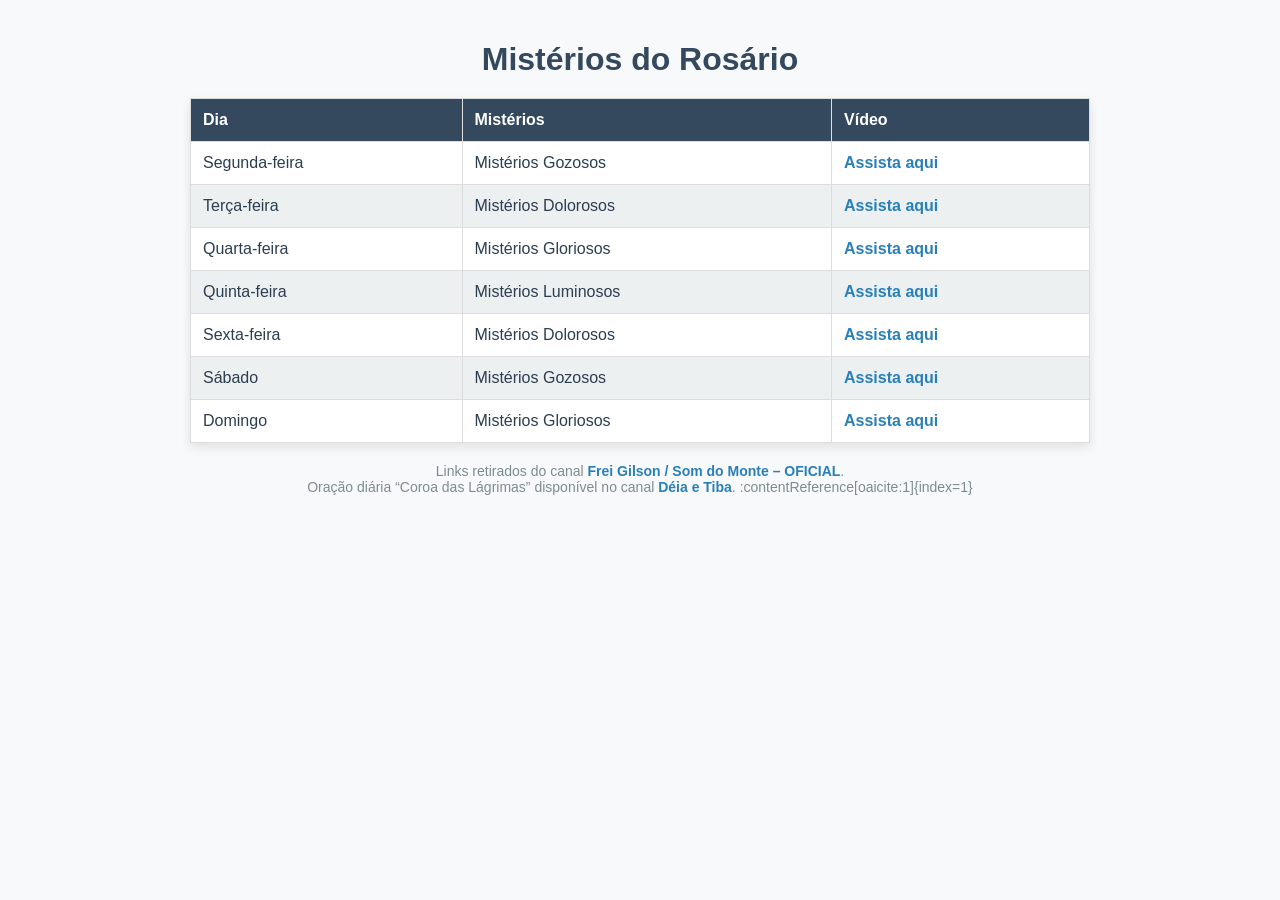
<file: index.htm>
<!DOCTYPE html>
<html lang="pt-BR">
<head>
  <meta charset="UTF-8">
  <meta name="viewport" content="width=device-width, initial-scale=1.0">
  <meta name="description" content="Tabela dos Mistérios do Rosário com links dos vídeos do Frei Gilson no YouTube e Oração diária da Coroa das Lágrimas no canal Déia e Tiba.">
  <title>Mistérios do Rosário – Frei Gilson</title>
  <link rel="icon" href="https://upload.wikimedia.org/wikipedia/commons/thumb/d/d4/Rosary_icon.svg/32px-Rosary_icon.svg.png" type="image/png">
  <style>
    body {
      font-family: Arial, sans-serif;
      background: #f8f9fa;
      margin: 0;
      padding: 20px;
      color: #2c3e50;
    }
    h1 {
      text-align: center;
      color: #34495e;
      margin-bottom: 20px;
    }
    table {
      width: 100%;
      max-width: 900px;
      margin: auto;
      border-collapse: collapse;
      font-size: 16px;
      box-shadow: 0 4px 10px rgba(0,0,0,0.1);
      background: #fff;
    }
    th, td {
      padding: 12px;
      border: 1px solid #ddd;
      text-align: left;
    }
    thead {
      background-color: #34495e;
      color: #ffffff;
    }
    tr:nth-child(even) {
      background-color: #ecf0f1;
    }
    a {
      color: #2980b9;
      text-decoration: none;
      font-weight: bold;
    }
    a:hover {
      text-decoration: underline;
    }
    footer {
      text-align: center;
      margin-top: 20px;
      font-size: 14px;
      color: #7f8c8d;
    }
  </style>
</head>
<body>
  <h1>Mistérios do Rosário</h1>
  <table>
    <thead>
      <tr>
        <th>Dia</th>
        <th>Mistérios</th>
        <th>Vídeo</th>
      </tr>
    </thead>
    <tbody>
      <tr>
        <td>Segunda-feira</td>
        <td>Mistérios Gozosos</td>
        <td><a href="https://www.youtube.com/watch?v=bv5kK2VTX0k" target="_blank" rel="noopener">Assista aqui</a></td>
      </tr>
      <tr>
        <td>Terça-feira</td>
        <td>Mistérios Dolorosos</td>
        <td><a href="https://www.youtube.com/watch?v=0_jGY4bB0lw" target="_blank" rel="noopener">Assista aqui</a></td>
      </tr>
      <tr>
        <td>Quarta-feira</td>
        <td>Mistérios Gloriosos</td>
        <td><a href="https://www.youtube.com/watch?v=0_jGY4bB0lw" target="_blank" rel="noopener">Assista aqui</a></td>
      </tr>
      <tr>
        <td>Quinta-feira</td>
        <td>Mistérios Luminosos</td>
        <td><a href="https://www.youtube.com/watch?v=lO0uMSJa8g0" target="_blank" rel="noopener">Assista aqui</a></td>
      </tr>
      <tr>
        <td>Sexta-feira</td>
        <td>Mistérios Dolorosos</td>
        <td><a href="https://www.youtube.com/watch?v=0_jGY4bB0lw" target="_blank" rel="noopener">Assista aqui</a></td>
      </tr>
      <tr>
        <td>Sábado</td>
        <td>Mistérios Gozosos</td>
        <td><a href="https://www.youtube.com/watch?v=bv5kK2VTX0k" target="_blank" rel="noopener">Assista aqui</a></td>
      </tr>
      <tr>
        <td>Domingo</td>
        <td>Mistérios Gloriosos</td>
        <td><a href="https://www.youtube.com/watch?v=0_jGY4bB0lw" target="_blank" rel="noopener">Assista aqui</a></td>
      </tr>
    </tbody>
  </table>

  <footer>
    Links retirados do canal <a href="https://www.youtube.com/c/FreiGilsonSomdoMonteOFICIAL" target="_blank" rel="noopener">Frei Gilson / Som do Monte – OFICIAL</a>.<br>
    Oração diária “Coroa das Lágrimas” disponível no canal <a href="https://www.youtube.com/@deiaetiba" target="_blank" rel="noopener">Déia e Tiba</a>. <!-- canal com orações diárias 'Coroa das Lágrimas' disponibilizadas por Tiba Camargos --> :contentReference[oaicite:1]{index=1}
  </footer>
</body>
</html>
</file>
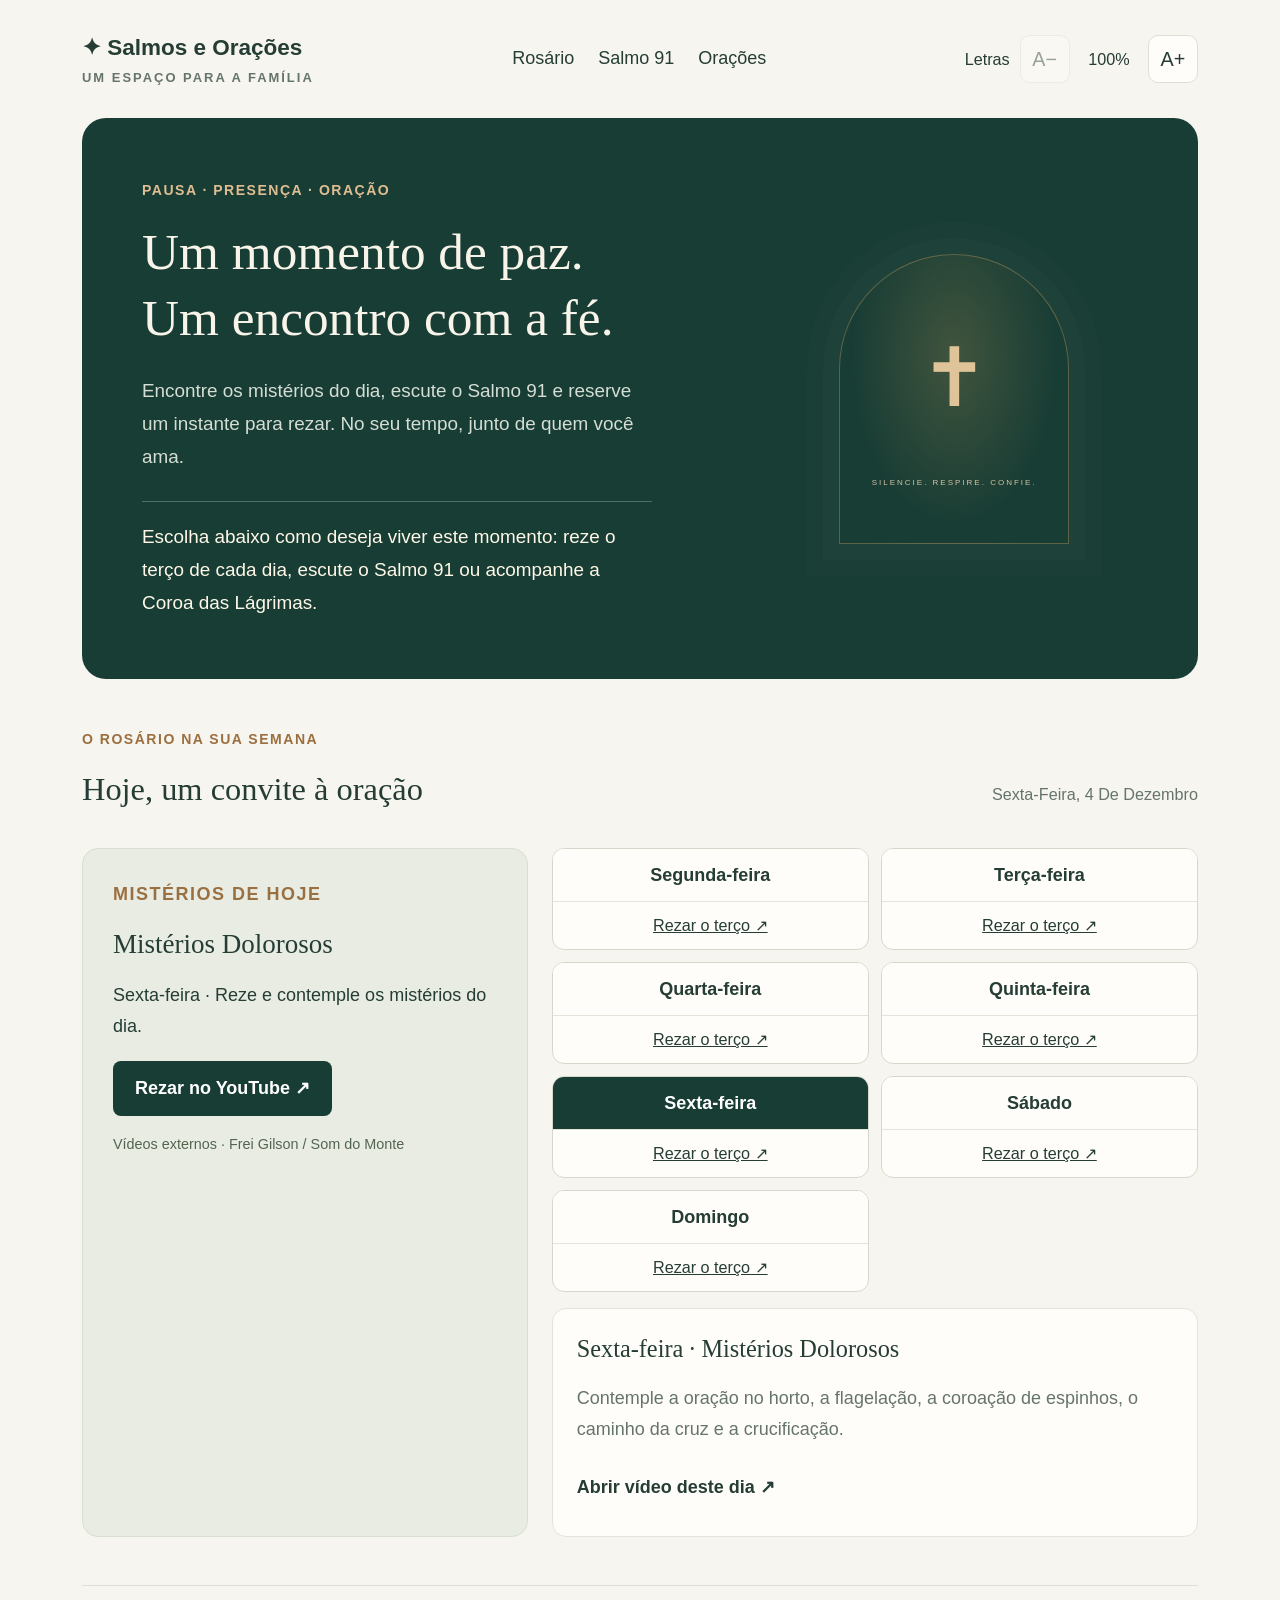
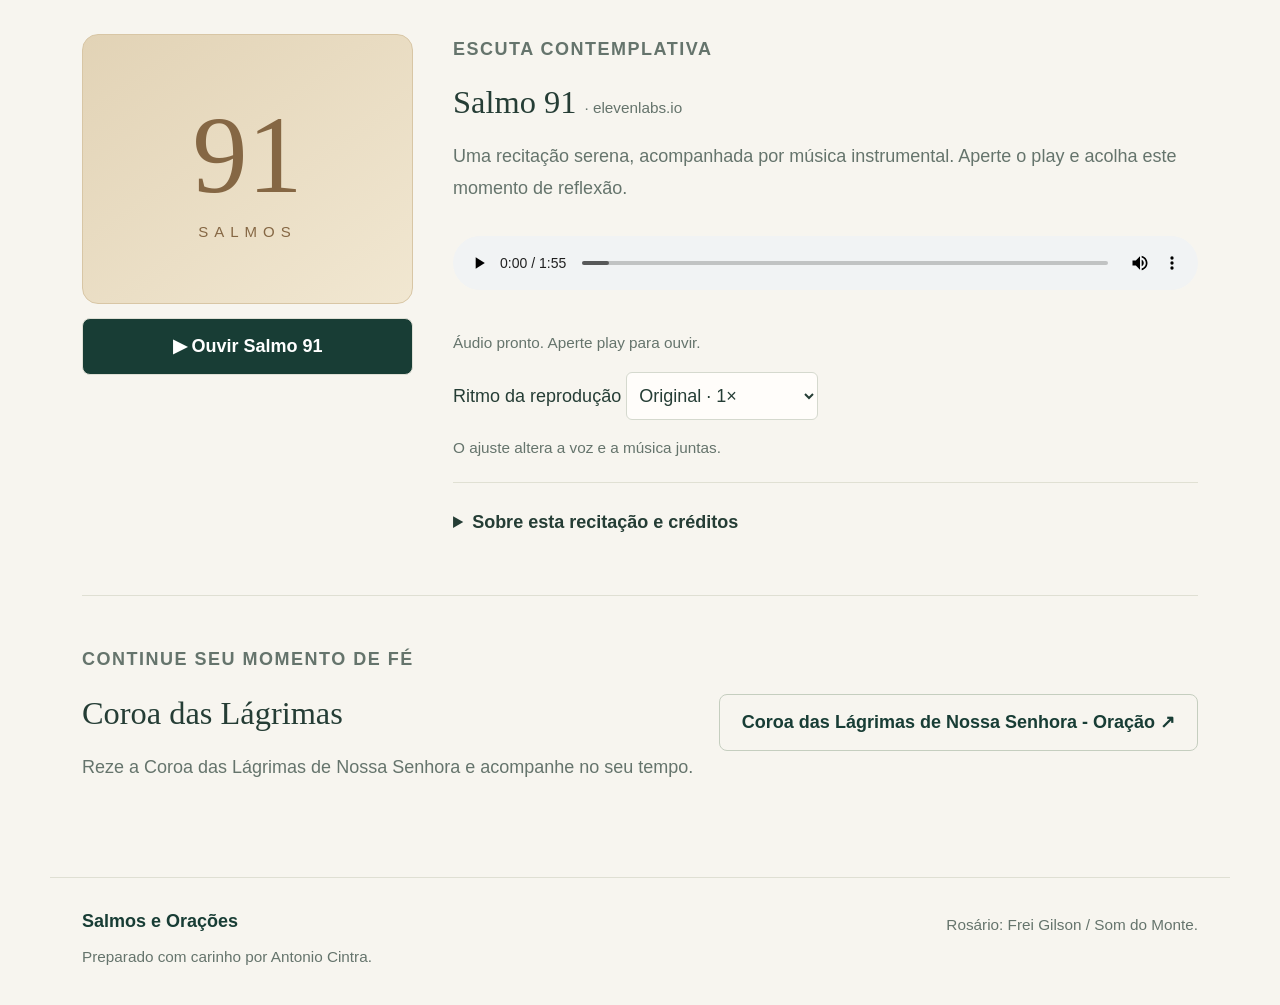
<file: index.html>
<!doctype html><html lang="pt-BR"><head><meta charset="utf-8"><meta name="viewport" content="width=device-width,initial-scale=1"><meta name="theme-color" content="#183d35"><meta name="description" content="Um espaço para rezar em família: Rosário, Coroa das Lágrimas e Salmo 91 com música contemplativa."><title>Salmos e Orações · Antonio Cintra</title><link rel="stylesheet" href="style.css"><script src="app.js" defer></script></head><body>
<header><a class="brand" href="#">✦ Salmos e Orações<small>UM ESPAÇO PARA A FAMÍLIA</small></a><nav aria-label="Navegação"><a href="#rosario">Rosário</a><a href="#salmo">Salmo 91</a><a href="#coroa">Orações</a></nav><div class="font-tools" role="group" aria-label="Tamanho das letras"><span>Letras</span><button id="font-less" type="button" aria-label="Diminuir tamanho das letras">A−</button><output id="font-size" aria-live="polite">100%</output><button id="font-more" type="button" aria-label="Aumentar tamanho das letras">A+</button></div></header><main>
<section class="hero"><div><p class="eyebrow">PAUSA · PRESENÇA · ORAÇÃO</p><h1>Um momento de paz.<br>Um encontro com a fé.</h1><p>Encontre os mistérios do dia, escute o Salmo 91 e reserve um instante para rezar. No seu tempo, junto de quem você ama.</p><p class="resource-invite">Escolha abaixo como deseja viver este momento: reze o terço de cada dia, escute o Salmo 91 ou acompanhe a Coroa das Lágrimas.</p></div><div class="arch" aria-hidden="true"><span>✝</span><small>SILENCIE. RESPIRE. CONFIE.</small></div></section>
<section id="rosario"><div class="heading"><div><p class="eyebrow">O ROSÁRIO NA SUA SEMANA</p><h2>Hoje, um convite à oração</h2></div><p id="date"></p></div><div class="grid"><article class="today"><p class="eyebrow">MISTÉRIOS DE HOJE</p><h3 id="today-name">Mistérios do Rosário</h3><p id="today-day"></p><a id="today-link" class="button" href="https://www.youtube.com/c/FreiGilsonSomdoMonteOFICIAL" target="_blank" rel="noopener noreferrer">Rezar no YouTube ↗</a><small>Vídeos externos · Frei Gilson / Som do Monte</small></article><div><div id="days" role="group" aria-label="Escolher dia da semana"></div><article class="selected"><h3 id="selected-name"></h3><p id="selected-desc"></p><a id="selected-link" href="https://www.youtube.com/c/FreiGilsonSomdoMonteOFICIAL" target="_blank" rel="noopener noreferrer">Abrir vídeo deste dia ↗</a></article></div></div></section>
<section id="salmo" class="audio-section"><div class="audio-start"><div class="cover" aria-hidden="true"><span>91</span><small>SALMOS</small></div><button id="audio-toggle" class="button" type="button" aria-controls="audio" aria-pressed="false">▶ Ouvir Salmo 91</button></div><div><p class="eyebrow">ESCUTA CONTEMPLATIVA</p><h2>Salmo 91 <small>· elevenlabs.io</small></h2><p>Uma recitação serena, acompanhada por música instrumental. Aperte o play e acolha este momento de reflexão.</p><audio id="audio" controls preload="metadata" aria-label="Salmo 91 com acompanhamento musical" src="assets/salmo-91.wav">Seu navegador não suporta áudio.</audio><p id="status" role="status" class="small"></p><label for="speed">Ritmo da reprodução </label><select id="speed"><option value="0.85">Mais lento · 0,85×</option><option value="1" selected>Original · 1×</option><option value="1.15">Mais rápido · 1,15×</option></select><p class="small">O ajuste altera a voz e a música juntas.</p><details><summary>Sobre esta recitação e créditos</summary><p>Direção criativa, edição e mixagem: Antonio Cintra. Trilha: Gerador_Trilha / App Lab, desenvolvida em Python e finalizada no REAPER.</p><p>Narração sintética gerada por IA com ElevenLabs no plano gratuito, com ritmo ajustado na produção. <a href="https://elevenlabs.io" target="_blank" rel="noopener noreferrer">elevenlabs.io</a>.</p><p>Referência bíblica informada: Bíblia Sagrada, João Ferreira d’Almeida, Lisboa, 1911. Esta página não reproduz a transcrição.</p><p>Projeto pessoal para escuta em família, sem finalidade comercial.</p></details></div></section>
<section id="coroa" class="prayer"><div><p class="eyebrow">CONTINUE SEU MOMENTO DE FÉ</p><h2>Coroa das Lágrimas</h2><p>Reze a Coroa das Lágrimas de Nossa Senhora e acompanhe no seu tempo.</p></div><a class="button outline" href="https://www.youtube.com/@deiaetiba/streams" target="_blank" rel="noopener noreferrer">Coroa das Lágrimas de Nossa Senhora - Oração ↗</a></section></main><footer><div><strong>Salmos e Orações</strong><p>Preparado com carinho por Antonio Cintra.</p></div><div><p>Rosário: Frei Gilson / Som do Monte.</p></div></footer></body></html>
</file>
<file: style.css>
:root{--green:#183d35;--cream:#f7f5ef;--gold:#9b7041}*{box-sizing:border-box}html{scroll-behavior:smooth}body{margin:0;background:var(--cream);color:#253d35;font-family:Segoe UI,Arial,sans-serif;line-height:1.7}a{color:inherit;text-decoration:none}a:hover{text-decoration:underline}a:focus-visible,button:focus-visible,select:focus-visible,summary:focus-visible{outline:3px solid #ac8051;outline-offset:4px}header,main,footer{max-width:1180px;margin:auto;padding:28px 32px}header{display:flex;align-items:center;justify-content:space-between;gap:24px}.brand{font-size:20px;font-weight:600}.brand small{display:block;font-size:9px;letter-spacing:2px;color:#65746c}nav{display:flex;gap:28px;font-size:14px}main{padding-top:0}.hero{background:var(--green);border-radius:24px;padding:60px;display:grid;grid-template-columns:1.6fr 1fr;gap:40px;color:#f8f4e9}.eyebrow{font-size:11px;letter-spacing:2px;font-weight:600;color:var(--gold);margin:0 0 16px}.hero .eyebrow{color:#dfbd91}h1,h2,h3{font-family:Georgia,serif;line-height:1.3;font-weight:400}h1{font-size:clamp(34px,4.3vw,51px);margin:0 0 22px}.hero p:not(.eyebrow){color:#d5ded4;max-width:510px;font-size:16px;margin-bottom:28px}.button{display:inline-flex;align-items:center;justify-content:center;padding:13px 22px;border-radius:8px;background:var(--green);color:white;font-size:14px;font-weight:600}.light{background:#f4ecd9;color:var(--green)}.arch{max-width:230px;width:100%;height:290px;margin:auto;border:1px solid #b9955b70;border-radius:120px 120px 0 0;background:radial-gradient(ellipse at 50% 35%,#bc9b5740,transparent 65%);display:flex;flex-direction:column;align-items:center;justify-content:center;box-shadow:0 0 0 16px #ffffff03,0 0 0 32px #ffffff03}.arch span{font-size:82px;color:#dec498;font-family:Georgia,serif}.arch small{font-size:8px;letter-spacing:2px;margin-top:26px;color:#d4c3a4}section:not(.hero){padding:48px 0}.heading{display:flex;justify-content:space-between;align-items:end;margin-bottom:24px;gap:20px}h2{font-size:30px;margin:0 0 14px}#date{font-size:13px;color:#65746c;text-transform:capitalize}.grid{display:grid;grid-template-columns:1fr 1.45fr;gap:24px}.today{padding:30px;background:#e8ece3;border-radius:16px;border:1px solid #d7dfd0}h3{font-size:25px;margin:12px 0}.today p{font-size:14px}.today small{display:block;font-size:11px;margin-top:16px;color:#536451}#days{display:grid;grid-template-columns:repeat(7,1fr);gap:8px}button{font:inherit;border:1px solid #dedfd5;border-radius:10px;background:#fffdfa;color:#253d35;cursor:pointer;padding:12px 4px;font-size:12px}button:hover{background:#e8ece3}button[aria-pressed=true]{background:var(--green);color:white;border-color:var(--green)}.selected{background:#fffdfa;border:1px solid #e4e3d9;border-radius:14px;padding:24px;margin-top:16px}.selected h3{font-size:22px;margin:0 0 12px}.selected p{font-size:14px;color:#65746c}.selected a{font-size:13px;font-weight:600}.audio-section{display:grid;grid-template-columns:260px 1fr;gap:40px;border-top:1px solid #dfdfd3;border-bottom:1px solid #dfdfd3}.cover{background:linear-gradient(145deg,#e2d3b6,#f1e7d1);min-height:300px;border-radius:16px;display:flex;flex-direction:column;align-items:center;justify-content:center;border:1px solid #d8c6a5}.cover span{font:110px Georgia,serif;color:#856744}.cover small{letter-spacing:6px;color:#856744}.audio-section h2 small{font-family:Segoe UI,sans-serif;font-size:13px;color:#65746c}.audio-section p{color:#65746c;font-size:14px}audio{width:100%;margin:14px 0}label,select{font-size:13px}select{border:1px solid #d5d9ce;border-radius:6px;padding:8px;background:#fffdfa;color:#253d35}.small{font-size:12px!important}details{font-size:13px;border-top:1px solid #e0e0d3;padding-top:16px;margin-top:20px}summary{cursor:pointer;font-weight:600}.prayer{display:flex;align-items:center;justify-content:space-between;gap:24px}.prayer p{color:#65746c;font-size:14px}.outline{border:1px solid #c5cebf;background:transparent;color:var(--green);white-space:nowrap}footer{border-top:1px solid #dfdfd3;display:flex;justify-content:space-between;gap:24px;font-size:12px;color:#65746c}footer strong{color:var(--green);font-size:15px}footer p{margin:6px 0}footer a{font-weight:600}@media(max-width:760px){header{padding:20px;flex-wrap:wrap}nav{gap:24px}main{padding:0 20px}.hero{padding:32px 26px;grid-template-columns:1fr}.arch{display:none}section:not(.hero){padding:36px 0}.heading{display:block}.grid{grid-template-columns:1fr}#days{gap:5px}button{font-size:11px;padding:13px 2px}.audio-section{grid-template-columns:1fr;gap:24px}.cover{min-height:140px;flex-direction:row;gap:18px}.cover span{font-size:80px}.cover small{letter-spacing:3px}.prayer,footer{align-items:flex-start;flex-direction:column}footer{padding:24px 20px}}@media(prefers-reduced-motion:reduce){html{scroll-behavior:auto}}
/* Leitura ampliada e controles para uso no celular. */
html{font-size:18px}body{font-size:1rem;line-height:1.75}header{flex-wrap:wrap}main,header,footer{overflow-wrap:anywhere}nav{font-size:1rem;flex-wrap:wrap;gap:14px 24px}nav a{min-height:48px;display:inline-flex;align-items:center}.brand{font-size:1.25rem}.brand small{font-size:.72rem}.eyebrow{font-size:.78rem;letter-spacing:1.5px}.hero p:not(.eyebrow){font-size:1.05rem}.hero .resource-invite{border-top:1px solid #ffffff40;padding-top:18px;color:#fff8e8!important;margin-bottom:0!important}.button{font-size:1rem;min-height:52px;padding:14px 22px;line-height:1.5;text-align:center}.font-tools{display:flex;align-items:center;gap:10px;flex-wrap:wrap;font-size:.9rem}.font-tools button{min-width:50px;min-height:48px;font-size:1.1rem;padding:6px 10px}.font-tools button:disabled{opacity:.45;cursor:default}.font-tools output{min-width:3.6em;text-align:center}.heading h2,h2{font-size:1.8rem}h3,.today h3{font-size:1.5rem}#date{font-size:.9rem}.today p,.selected p,.audio-section p,.prayer p{font-size:1rem}.today small{font-size:.8rem}.selected h3{font-size:1.35rem}.selected a{font-size:1rem;display:inline-flex;align-items:center;min-height:48px}#days{grid-template-columns:repeat(2,minmax(0,1fr));gap:12px}.day-card{border:1px solid #d5d9cc;background:#fffdfa;border-radius:12px;overflow:hidden;min-width:0}.day-card button{width:100%;min-height:52px;font-size:1rem;border:0;border-radius:0;padding:12px 8px;font-weight:600;line-height:1.5}.day-card a{display:flex;justify-content:center;align-items:center;min-height:48px;padding:8px;text-decoration:underline;font-size:.9rem;border-top:1px solid #e3e5db}.audio-start{min-width:0}.audio-start .cover{min-height:270px}.audio-start>.button{width:100%;margin-top:14px;cursor:pointer}.audio-section{grid-template-columns:minmax(220px,.8fr) minmax(0,1.8fr)}.audio-section>div{min-width:0}.audio-section h2 small{font-size:.85rem}label,select,details{font-size:1rem}select{min-height:48px;max-width:100%}.small{font-size:.85rem!important}summary{padding:8px 0;min-height:48px}audio{min-width:0;width:100%}footer{font-size:.85rem}footer strong{font-size:1rem}footer p{font-size:.85rem}.outline{white-space:normal}.grid{grid-template-columns:minmax(0,1fr) minmax(0,1.45fr)}
@media(max-width:900px){.grid{grid-template-columns:1fr}.hero{padding:36px;grid-template-columns:1fr}.arch{display:none}.audio-section{grid-template-columns:1fr}.audio-start .cover{min-height:150px;flex-direction:row;gap:20px}.audio-start .cover span{font-size:80px}.prayer{align-items:stretch;flex-direction:column}}
@media(max-width:600px){header{padding:18px 16px;gap:12px}main{padding:0 14px}.brand{width:100%}nav{width:100%;justify-content:space-between;gap:8px}.font-tools{width:100%;padding:8px 0;justify-content:center;border-top:1px solid #ddd}.hero{padding:28px 22px;border-radius:18px}h1{font-size:2rem}section:not(.hero){padding:32px 0}.heading{display:block}.today,.selected{padding:22px}#days{grid-template-columns:repeat(2,minmax(0,1fr))}.day-card:last-child{grid-column:1/-1}.audio-section{gap:26px}.audio-start .cover{min-height:140px}.prayer .button{width:100%}footer{padding:24px 16px}.heading h2,h2{font-size:1.65rem}}
@media(max-width:380px){#days{grid-template-columns:1fr}.day-card:last-child{grid-column:auto}}
h1{font-size:clamp(2rem,4.3vw,2.85rem)}
@media(max-width:600px){h1{font-size:2rem}}
</file>
